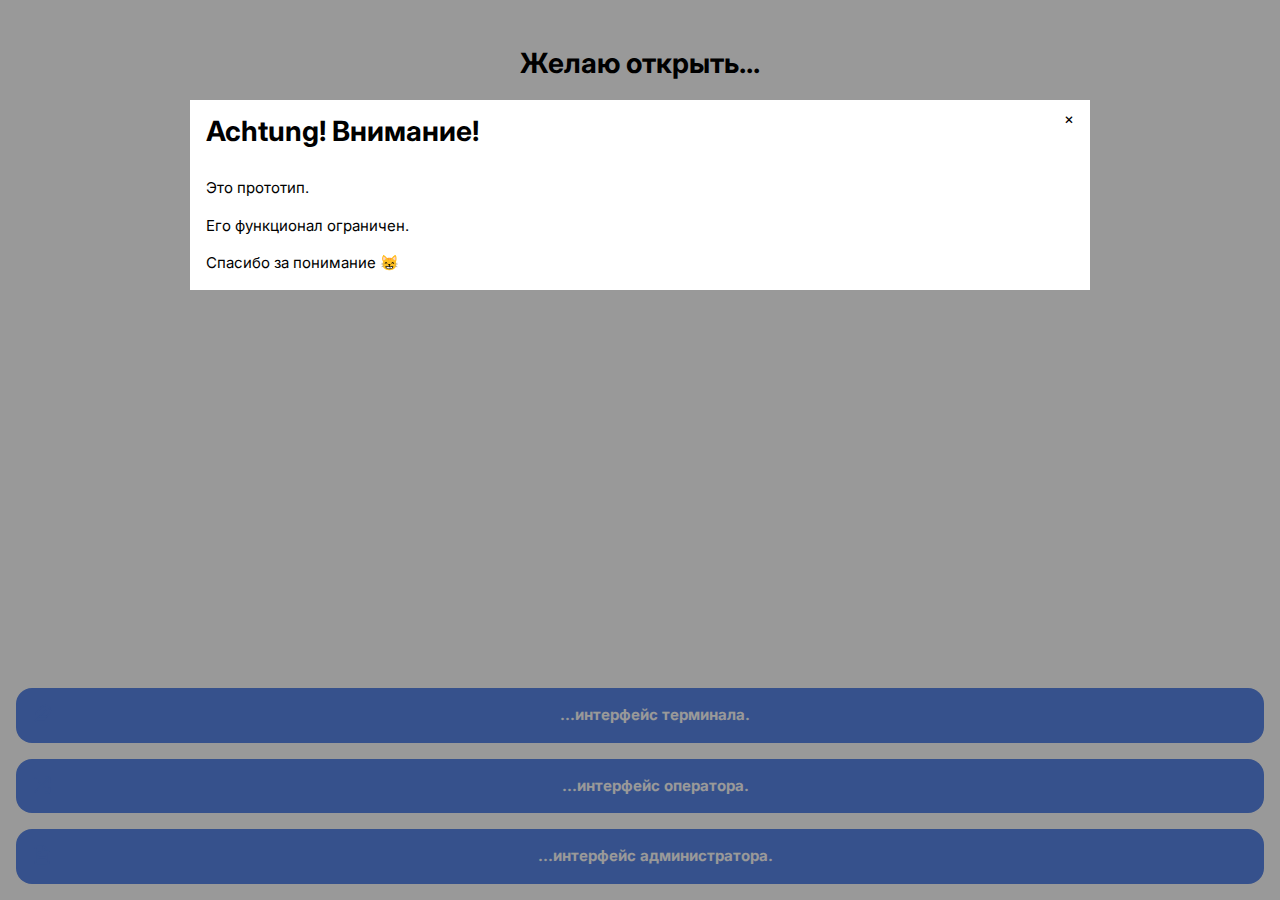
<file: wwwroot/index.html>
<!DOCTYPE html>
<html lang="">
  <head>
    <meta charset="utf-8" />
    <meta name="viewport" content="width=device-width, initial-scale=1.0" />
    <title>СУО ДГТУ</title>
    <link rel="stylesheet" type="text/css" href="css/w3pro.css" />
    <link rel="stylesheet" type="text/css" href="css/additionals.css" />
  </head>
  <body>
    <!--achtunger-->
    <div id="proto" class="w3-modal">
      <div class="w3-modal-content">
        <header class="w3-container w3-teal">
          <span onclick="document.getElementById('proto').style.display='none'" class="w3-button w3-display-topright">&times;</span>
          <h1><b>Achtung! Внимание!</b></h1>
        </header>
        <div class="w3-container">
          <p>Это прототип.</p>
          <p>Его функционал ограничен.</p>
          <p>Спасибо за понимание 😸</p>
        </div>
      </div>
    </div>
    <script>
      document.getElementById("proto").style.display = "block";
    </script>
    <!-- start	 -->
    <div align="center" class="w3-container w3-padding-32">
      <h1><b>Желаю открыть...</b></h1>
      <div class="w3-container w3-margin-top w3-margin-bottom w3-display-bottommiddle" style="width: 100%">
        <button class="w3-button w3-round w3-padding-16 w3-button-blue w3-button-blue-hover w3-ripple w3-margin-top w3-block w3-round-xlarge w3-hover-light-grey" name="button" onclick="location.href='user/ui.html';">
          <img class="search-icon" src="img/icons/feather.svg" alt="Перо" width="20" height="20" align="left" style="margin-right: 10px" /><b>...интерфейс терминала.</b>
        </button>
        <button class="w3-button w3-round w3-padding-16 w3-button-blue w3-button-blue-hover w3-ripple w3-margin-top w3-block w3-round-xlarge w3-hover-light-grey" name="button" onclick="location.href='login.html';">
          <img class="search-icon" src="img/icons/shuffle.svg" alt="Стрелки" width="20" height="20" align="left" style="margin-right: 10px" /><b>...интерфейс оператора.</b>
        </button>
        <button class="w3-button w3-round w3-padding-16 w3-button-blue w3-button-blue-hover w3-ripple w3-margin-top w3-block w3-round-xlarge w3-hover-light-grey" name="button" onclick="location.href='admin/ui.html';">
          <img class="search-icon" src="img/icons/file-text.svg" alt="Документ" width="20" height="20" align="left" style="margin-right: 10px" /><b>...интерфейс администратора.</b>
        </button>
      </div>
    </div>
  </body>
</html>
</file>
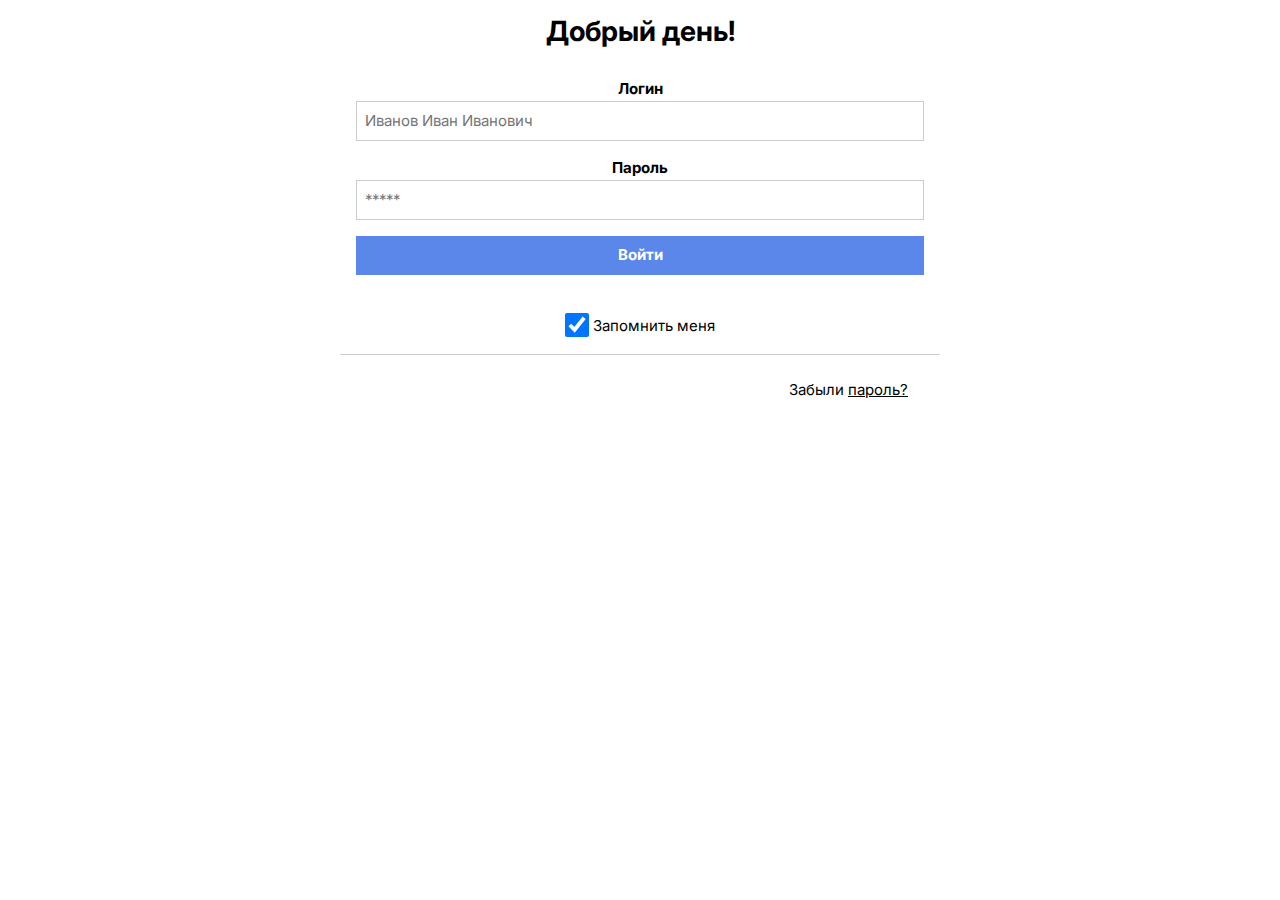
<file: wwwroot/login.html>
<!DOCTYPE html>
<html lang="">
  <head>
    <meta charset="utf-8" />
    <meta name="viewport" content="width=device-width, initial-scale=1.0" />
    <title>СУО ДГТУ: Логин к панели оператора</title>
    <link rel="stylesheet" type="text/css" href="css/w3pro.css" />
    <link rel="stylesheet" type="text/css" href="css/additionals.css"/>
  </head>
  <body>
    <!-- start	 -->
    <div id="Start" class="tab">
      <div
        class="userspace"
        style="height: 100vh; position: relative"
        align="center"
      >
        <div class="w3-container" align="center">
          <h1><b>Добрый день!</b></h1>
        </div>
        <div style="max-width: 600px" align="center">
          <form class="w3-container" align="center">
            <div class="w3-section" align="center">
              <label><b>Логин</b></label>
              <input
                class="w3-input w3-border w3-margin-bottom"
                type="text"
                placeholder="Иванов Иван Иванович"
                name="usrname"
                required
              />
              <label><b>Пароль</b></label>
              <input
                class="w3-input w3-border"
                type="password"
                placeholder="*****"
                name="psw"
                required
              />
              <a
                href="oper/main.html"
                class="w3-button w3-hover-button-blue w3-block w3-button-blue w3-section w3-padding"
                onclick="window.open(this.href,'targetWindow','toolbar=0,location=0,status=0,menubar=0o,scrollbars=0,resizable=0,width=570,height=735'); return false;"
                ><b>Войти</b></a
              >
              <input
                class="w3-check w3-margin-top"
                type="checkbox"
                checked="checked"
              />
              Запомнить меня
            </div>
          </form>

          <div class="w3-container w3-border-top w3-padding-16">
            <span class="w3-right w3-padding w3-hide-small"
              >Забыли <a href="https://edu.donstu.ru">пароль?</a></span
            >
          </div>
        </div>
      </div>
    </div>
  </body>
</html>
</file>
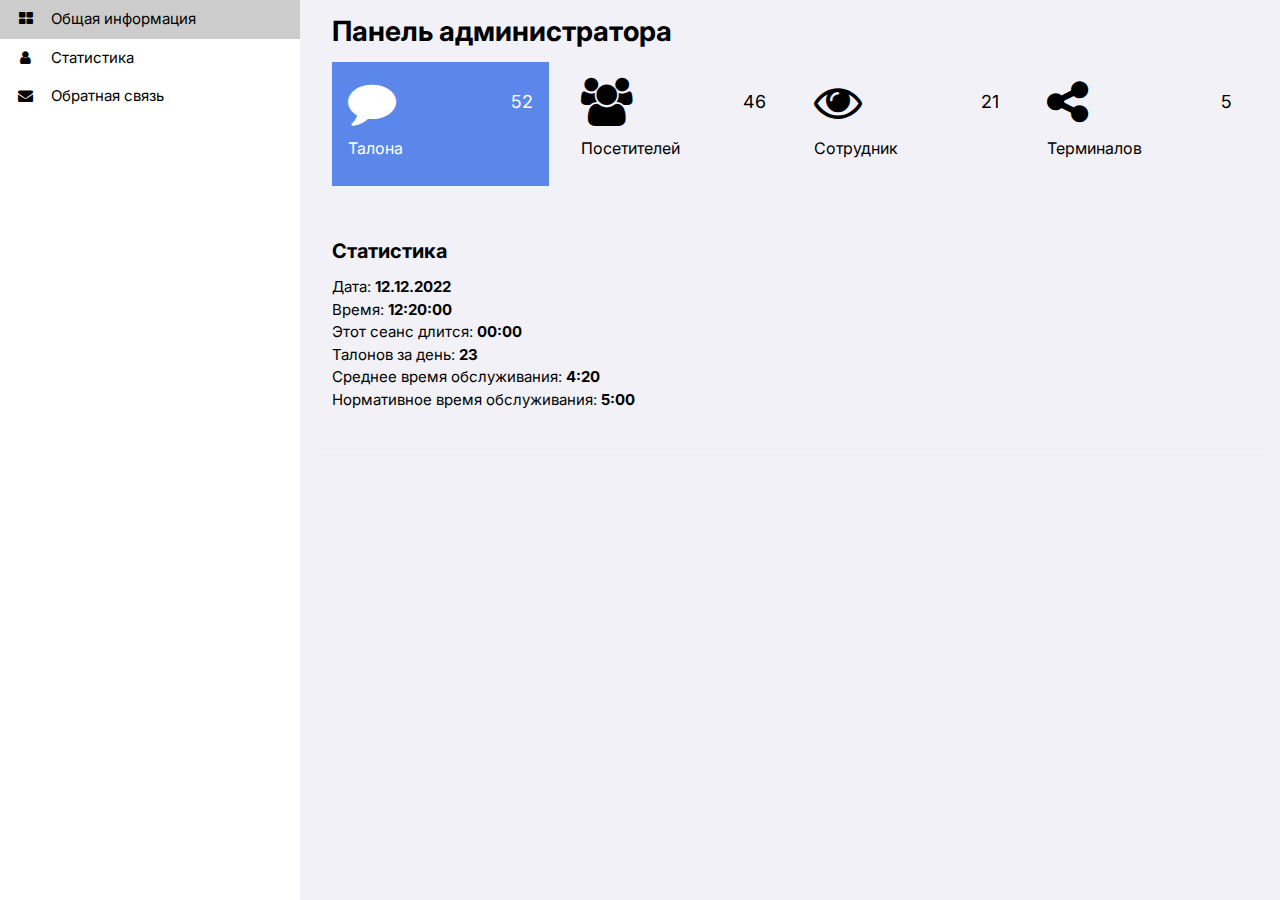
<file: wwwroot/admin/ui.html>
<!DOCTYPE html>
<html lang="">
  <head>
    <meta charset="utf-8" />
    <meta name="viewport" content="width=device-width, initial-scale=1.0" />
    <title>СУО ДГТУ: Интерфейс администратора</title>
    <link rel="stylesheet" href="https://cdnjs.cloudflare.com/ajax/libs/font-awesome/4.7.0/css/font-awesome.min.css" />
    <link rel="stylesheet" type="text/css" href="../css/w3pro.css" />
    <link rel="stylesheet" type="text/css" href="../css/additionals.css" />
  </head>
  <body class="w3-light-grey w3-content" style="max-width: 1600px">
    <!-- Sidebar/menu -->
    <nav class="w3-sidebar w3-collapse w3-white w3-animate-left" style="z-index: 3; width: 300px" id="mySidebar">
      <div class="w3-container">
        <a
          href="#"
          onclick="w3_close()"
          class="w3-hide-large w3-right w3-jumbo w3-hover-grey"
          title="close menu"
        >
          <i class="fa fa-remove"></i>
        </a>
      </div>
      <div class="w3-bar-block">
        <a
          href="#overview"
          onclick="w3_close();openTab('overview');"
          class="w3-bar-item w3-button w3-padding w3-text-teal"
          ><i class="fa fa-th-large fa-fw w3-margin-right"></i>Общая информация</a
        >
        <a href="#stats" onclick="w3_close();openTab('stats');" class="w3-bar-item w3-button w3-padding"
          ><i class="fa fa-user fa-fw w3-margin-right"></i>Статистика</a
        >
        <a href="#contacts" onclick="w3_close();openTab('contacts');" class="w3-bar-item w3-button w3-padding"
          ><i class="fa fa-envelope fa-fw w3-margin-right"></i>Обратная связь</a
        >
      </div>
    </nav>

    <!-- Overlay effect when opening sidebar on small screens -->
    <div
      class="w3-overlay w3-hide-large w3-animate-opacity"
      onclick="w3_close()"
      style="cursor: pointer"
      title="close side menu"
      id="myOverlay"
    ></div>

    <!-- !PAGE CONTENT! -->
    <div class="w3-main" style="margin-left: 300px">
      <!-- Header -->
      <header>
        <span class="w3-button w3-hide-large w3-xxlarge w3-hover-text-grey" onclick="w3_open()"
          ><i class="fa fa-bars"></i
        ></span>
      </header>

      <div class="w3-container tab" id="overview">
        <div class="w3-container">
          <h1><b>Панель администратора</b></h1>
        </div>

        <div class="w3-row-padding w3-margin-bottom">
          <div class="w3-quarter">
            <div class="w3-container w3-button-blue w3-padding-16">
              <div class="w3-left"><i class="fa fa-comment w3-xxxlarge"></i></div>
              <div class="w3-right">
                <h3>52</h3>
              </div>
              <div class="w3-clear"></div>
              <h4>Талона</h4>
            </div>
          </div>
          <div class="w3-quarter">
            <div class="w3-container w3-dark-grey w3-text-white w3-padding-16">
              <div class="w3-left"><i class="fa fa-users w3-xxxlarge"></i></div>
              <div class="w3-right">
                <h3>46</h3>
              </div>
              <div class="w3-clear"></div>
              <h4>Посетителей</h4>
            </div>
          </div>
          <div class="w3-quarter">
            <div class="w3-container w3-dark-grey w3-padding-16">
              <div class="w3-left"><i class="fa fa-eye w3-xxxlarge"></i></div>
              <div class="w3-right">
                <h3>21</h3>
              </div>
              <div class="w3-clear"></div>
              <h4>Сотрудник</h4>
            </div>
          </div>
          <div class="w3-quarter">
            <div class="w3-container w3-dark-grey w3-padding-16">
              <div class="w3-left"><i class="fa fa-share-alt w3-xxxlarge"></i></div>
              <div class="w3-right">
                <h3>5</h3>
              </div>
              <div class="w3-clear"></div>
              <h4>Терминалов</h4>
            </div>
          </div>
        </div>
        <div id="Statistics">
			<div class="w3-container w3-padding-24">
				<h2><b>Статистика</b></h2>
				<span>Дата: </span><span class="right"><b id="date">12.12.2022</b></span>​<br>
				<span>Время: </span><span class="right"><b id="time">12:20:00</b></span>​<br>
				<span>Этот сеанс длится: </span><span class="right"><b><span id="minutes">00</span>:<span id="seconds">00</span></b></span>​<br>
				<span>Талонов за день: </span><span class="right"><b>23</b></span>​<br>
				<span>Среднее время обслуживания: </span><span class="right"><b>4:20</b></span>​<br>
				<span>Нормативное время обслуживания: </span><span class="right"><b>5:00</b></span>​
			</div>
		</div>
        <hr />
      </div>

      <div class="tab w3-container w3-padding-large" style="margin-bottom: 32px; display: none" id="stats">

        <h2><b>Овервью</b></h2>
        <!-- Статы -->
        <p>Новые посетители</p>
        <div class="w3-grey">
          <div class="w3-container w3-center w3-padding w3-dark-grey" style="width: 25%">+25%</div>
        </div>

        <p>Загруженность сотрудников</p>
        <div class="w3-grey">
          <div class="w3-container w3-center w3-padding w3-dark-grey" style="width: 50%">50%</div>
        </div>

        <p>Удовлетворённость посетителей</p>
        <div class="w3-grey">
          <div class="w3-container w3-center w3-padding w3-dark-grey" style="width: 95%">95%</div>
        </div>


        <h2><b>За время приёмной кампании 2023:</b></h2>

        <div class="w3-row-padding w3-margin-bottom">
          <div class="w3-quarter">
            <div class="w3-container w3-button-blue w3-padding-16">
              <div class="w3-left"><i class="fa fa-comment w3-xxxlarge"></i></div>
              <div class="w3-right">
                <h3>52</h3>
              </div>
              <div class="w3-clear"></div>
              <h4>Талона</h4>
            </div>
          </div>

          <div class="w3-quarter">
            <div class="w3-container w3-dark-grey w3-text-white w3-padding-16">
              <div class="w3-left"><i class="fa fa-users w3-xxxlarge"></i></div>
              <div class="w3-right">
                <h3>46</h3>
              </div>
              <div class="w3-clear"></div>
              <h4>Посетителей</h4>
            </div>
          </div>

          <div class="w3-quarter">
            <div class="w3-container w3-dark-grey w3-padding-16">
              <div class="w3-left"><i class="fa fa-eye w3-xxxlarge"></i></div>
              <div class="w3-right">
                <h3>21</h3>
              </div>
              <div class="w3-clear"></div>
              <h4>Сотрудник</h4>
            </div>
          </div>

          <div class="w3-quarter">
            <div class="w3-container w3-dark-grey w3-padding-16">
              <div class="w3-left"><i class="fa fa-share-alt w3-xxxlarge"></i></div>
              <div class="w3-right">
                <h3>5</h3>
              </div>
              <div class="w3-clear"></div>
              <h4>Терминалов</h4>
            </div>
          </div>
        </div>
      </div>
      <!-- написать админам -->
      <div class="tab w3-container w3-padding-large w3-grey" id="contacts" style="display: none">
        <h4><b>Написать разработчикам</b></h4>
        <div class="w3-row-padding w3-center w3-padding-24" style="margin: 0">
          <div class="w3-third w3-dark-grey">
            <p><i class="fa fa-envelope w3-xxlarge w3-text-light-grey"></i></p>
            <p>dstu4ever@donstu.ru</p>
          </div>
          <div class="w3-third w3-teal">
            <p><i class="fa fa-map-marker w3-xxlarge w3-text-light-grey"></i></p>
            <p>Ростов-на-Дону, РФ</p>
          </div>
          <div class="w3-third w3-dark-grey">
            <p><i class="fa fa-phone w3-xxlarge w3-text-light-grey"></i></p>
            <p>8(800)555-35-35</p>
          </div>
        </div>
        <hr class="w3-opacity" />
        <form action="/action_page.php" target="_blank">
          <div class="w3-section">
            <label>Тема</label>
            <input class="w3-input w3-border" type="text" name="Name" required />
          </div>
          <div class="w3-section">
            <label>Сообщение</label>
            <input class="w3-input w3-border" type="text" name="Message" required />
          </div>
          <button type="submit" class="w3-button w3-button-blue w3-margin-bottom">
            <i class="fa fa-paper-plane w3-margin-right"></i>Отправить
          </button>
        </form>
      </div>
      <!-- End page content -->
    </div>

    <script src="../js/tab_opener.js"></script>

    <script>
      // Script to open and close sidebar
      function w3_open() {
        document.getElementById("mySidebar").style.display = "block";
        document.getElementById("myOverlay").style.display = "block";
      }

      function w3_close() {
        document.getElementById("mySidebar").style.display = "none";
        document.getElementById("myOverlay").style.display = "none";
      }
    </script>

    <script>
		const milliseconds = 1000
		setInterval(() => {
		var date = new Date();
			var current_date = date.getDate()+"."+date.getMonth()+"."+date.getFullYear();
			document.getElementById("date").innerHTML = current_date;
			var current_time = date.getHours()+":"+date.getMinutes()+":"+ date.getSeconds();
			document.getElementById("time").innerHTML = current_time;}, milliseconds);
		</script>

		<script>
		var second = 0;
		var timer = setInterval(upTimer, 1000);
		function upTimer (count) {return count > 9 ? count : "0" + count;}
		setInterval(function(){
		document.getElementById("seconds").innerHTML= upTimer(++second % 60);
		document.getElementById("minutes").innerHTML= upTimer(parseInt(second / 60, 10));}, 1000);
		</script>
  </body>
</html>
</file>
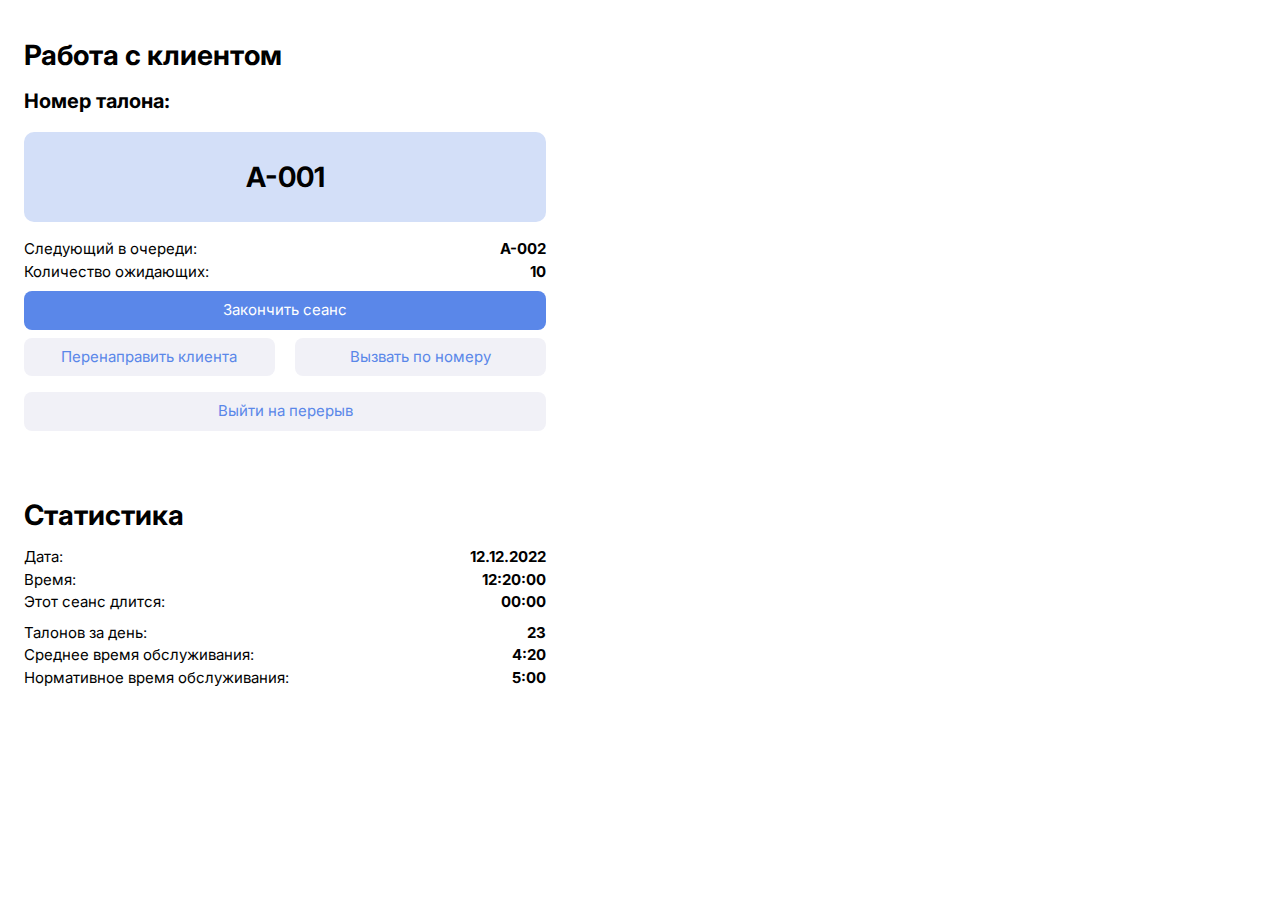
<file: wwwroot/oper/main.html>
<!DOCTYPE html>
<html lang="">
	<head>
		<meta charset="utf-8">
		<meta name="viewport" content="width=device-width, initial-scale=1.0">
		<title>СУО ДГТУ: Панель оператора</title>
		<link rel="stylesheet" type="text/css" href="../css/w3pro.css">
		<link rel="stylesheet" type="text/css" href="../css/additionals.css" />
		<style>
			.w3-ticket{color:#000000!important;width: 522px; height: 90px;  background: #D3DFF8; border-radius: 10px;}
			.right{float:right;}
			.left{float:left;}
			.w3-padding-24{padding-top:24px!important;padding-bottom:24px!important;padding-left:24px!important;padding-right:24px!important}
		</style>
	</head>
	<body>
		<div id="Operator" class="tab" style="display: block">
			<div class="w3-container w3-padding-24" style="max-height:460px;max-width:570px;height:460px;width:570px;position:static;">
				<h1><b>Работа с клиентом</b></h1>
				<h2><b>Номер талона:</b></h2>
				<div class="w3-display-container w3-panel w3-ticket w3-round-xlarge" style="">
					<div class="w3-display-middle"><h1><b id="number">А-001</b></h1></div>
				</div>
				<span class="left w3-dark-grey">Следующий в очереди:</span><span class="right"><b>A-002</b></span>​<br>
				<span class="left w3-dark-grey w3-margin-bottom-8">Количество ожидающих:</span><span class="right"><b>10</b></span>​
				<button class="w3-button w3-round w3-padding-8 w3-button-blue w3-button-blue-hover w3-margin-bottom-8 w3-block w3-round-large" id="stoptimer" onclick="clearInterval(function)">Закончить сеанс</button>
				<div class="w3-bar w3-margin-bottom-8">
					<button class="w3-bar-item w3-button w3-padding-8 w3-button-grey-blue w3-button-grey-blue-hover w3-block w3-round-large w3-left" style="width:48%">Перенаправить клиента</button>
					<button class="w3-bar-item w3-button w3-padding-8 w3-button-grey-blue w3-button-grey-blue-hover w3-block w3-round-large w3-right" style="width:48%">Вызвать по номеру</button>
				</div>
				<div class="w3-container w3-margin-bottom-8"></div>
				<button class="w3-button w3-round w3-padding-8 w3-button-grey-blue w3-button-grey-blue-hover w3-block w3-round-large" name="button" onclick="openTab('OperatorRests')">Выйти на перерыв</button>
			</div>
		</div>
		<div id="OperatorRests" class="tab" style="display: none">
			<div class="w3-container w3-padding-24" style="max-height:460px;max-width:570px;height:460px;width:570px;position:static;">
				<h1><b>Работа с клиентом</b></h1>
				<h2><b>Номер талона:</b></h2>
				<div class="w3-display-container w3-panel w3-ticket w3-round-xlarge" style="">
					<div class="w3-display-middle"><h1><b id="number"></b></h1></div>
				</div>
				<span class="left w3-dark-grey">Следующий в очереди:</span><span class="right"><b>A-02</b></span>​<br>
				<span class="left w3-dark-grey">Количество ожидающих:</span><span class="right"><b>10</b></span>​
				<button class="w3-button w3-round w3-padding-8 w3-button-grey-blue w3-button-grey-blue-hover w3-margin-bottom-8 w3-block w3-round-large w3-disabled" name="button">-</button>
				<div class="w3-bar w3-margin-bottom-8">
					<button class="w3-bar-item w3-round w3-disabled w3-button-grey-blue w3-button-grey-blue-hover w3-block w3-round-large w3-left" style="width:48%">-</button>
					<button class="w3-bar-item w3-round w3-disabled w3-button-grey-blue w3-button-grey-blue-hover w3-block w3-round-large w3-right" style="width:48%">-</button>
				</div>
				<div class="w3-container w3-margin-bottom-8"></div>
				<button class="w3-button w3-round w3-button-blue w3-button-blue-hover w3-block w3-round-large" onclick="openTab('Operator')">Вернуться к работе</button>
			</div>
		</div>
		<div id="Statistics">
			<div class="w3-container w3-padding-24" style="max-height:274px;max-width:570px;height:274px;width:570px;position:static;">
				<h1><b>Статистика</b></h1>
				<span class="left w3-dark-grey">Дата:</span><span class="right"><b id="date">12.12.2022</b></span>​<br>
				<span class="left w3-dark-grey">Время:</span><span class="right"><b id="time">12:20:00</b></span>​<br>
				<span class="left w3-dark-grey">Этот сеанс длится:</span><span class="right"><b><span id="minutes">00</span>:<span id="seconds">00</span></b></span>​<br>
				<div class="w3-container w3-margin-bottom-8"></div>
				<span class="left w3-dark-grey">Талонов за день:</span><span class="right"><b>23</b></span>​<br>
				<span class="left w3-dark-grey">Среднее время обслуживания:</span><span class="right"><b>4:20</b></span>​<br>
				<span class="left w3-dark-grey">Нормативное время обслуживания:</span><span class="right"><b>5:00</b></span>​
			</div>
		</div>

		<script>
		const milliseconds = 1000
		setInterval(() => {
		var date = new Date();
			var current_date = date.getDate()+"."+date.getMonth()+"."+date.getFullYear();
			document.getElementById("date").innerHTML = current_date;
			var current_time = date.getHours()+":"+date.getMinutes()+":"+ date.getSeconds();
			document.getElementById("time").innerHTML = current_time;}, milliseconds);
		</script>

		<script>
		var second = 0;
		var timer = setInterval(upTimer, 1000);
		function upTimer (count) {return count > 9 ? count : "0" + count;}
		setInterval(function(){
		document.getElementById("seconds").innerHTML= upTimer(++second % 60);
		document.getElementById("minutes").innerHTML= upTimer(parseInt(second / 60, 10));}, 1000);
		</script>
		<script src="../js/tab_opener.js"></script>
	</body>
</html>
</file>
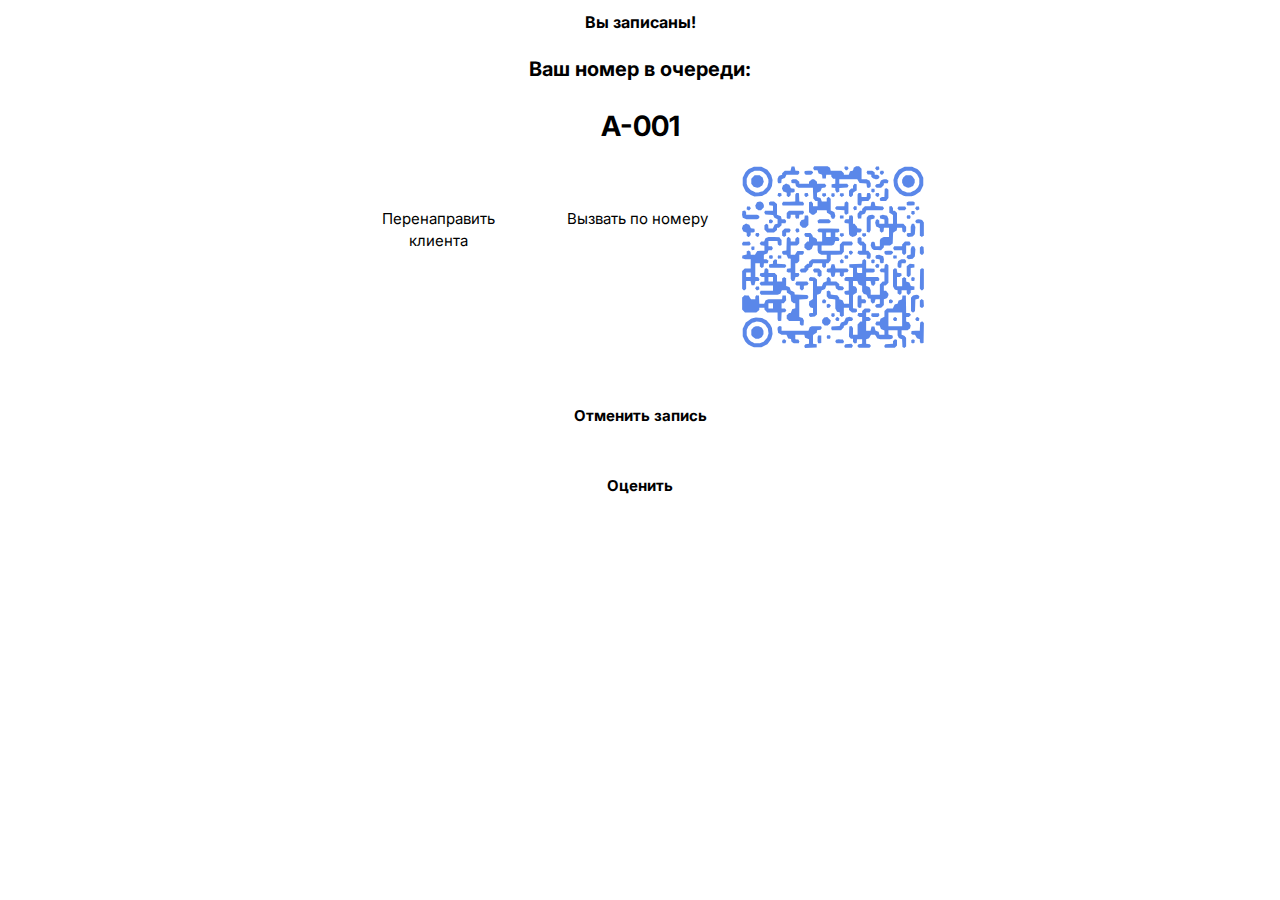
<file: wwwroot/user/ticket.html>
<!DOCTYPE html>
<html>
  <head>
    <meta charset="utf-8" />
    <meta name="viewport" content="width=device-width, initial-scale=1.0" />
    <title>СУО ДГТУ: Талон</title>
    <link rel="stylesheet" type="text/css" href="../css/w3pro.css" />
    <link rel="stylesheet" type="text/css" href="../css/additionals.css"/>
  </head>
  <body>
    <!--main queue tab-->
    <div id="Queue" class="tab">
      <div
        class="userspace w3-center"
        style="height: 100vh; position: relative"
      >
        <div class="w3-container w3-animate-top" align="center">
          <h4><b>Вы записаны!</b></h4>
        </div>
        <div class="w3-container w3-animate-top" align="center">
          <h2><b>Ваш номер в очереди:</b></h2>
        </div>
        <div class="w3-container w3-animate-top" align="center">
          <h1><b id="number"></b></h1>
        </div>
        <div class="w3-bar w3-margin-top">
					<button class="w3-bar-item w3-button w3-round w3-padding-8 w3-ripple w3-block w3-round-large w3-left" style="width:48%">Перенаправить клиента</button>
					<button class="w3-bar-item w3-button w3-round w3-padding-8 w3-ripple w3-block w3-round-large w3-right" style="width:48%">Вызвать по номеру</button>
				</div>
        <img src="../ticketQR.svg" alt="QR" width="200" height="200" />
        <div class="w3-container w3-margin-top w3-margin-bottom">
          <button
            class="w3-button w3-padding-16 w3-ios-light-grey w3-margin-top w3-block"
            name="button"
            onclick="location.href='ui.html';"
          >
            <b>Отменить запись</b>
          </button>
          <button
            class="w3-button w3-padding-16 w3-ios-light-grey w3-margin-top w3-block"
            name="button"
            onclick="openTab('Review');"
          >
            <b>Оценить</b>
          </button>
        </div>
      </div>
    </div>
    <!--    <div class="header" align=center>
			<h1> <img src = "../img/icons/dstu.svg" alt="ДГТУ"/></p>
			  Ваша заявка принята! </p>
			  Вы приглашены в кабинет <b id="room"></b>.</p>
			  Дата: <b id="date"> </b></p>
			  Время: <b id="time"> </b></p>
			  С собой иметь: <b id="docs"> </b></p>
			</h1>
			</div>-->
    <!--review-->
    <div id="Review" class="tab" style="display: none">
      <div class="userspace w3-center" style="height: 100vh; position: relative">
        <div class="w3-container w3-animate-left" align="left">
          <h1><b>Вы записаны!</b></h1>
          Оцените, пожалуйста, качество нашего обслуживания. Это очень поможет
          нам в будущем!
        </div>
        <div class="w3-container w3-animate-left" align="left">
          <h2><b>Оценка</b></h2>
          На сколько мы вам помогли? <br />
          <img src="../img/icons/star.svg" alt="ДГТУ" width="20" height="20" />
          <img src="../img/icons/star.svg" alt="ДГТУ" width="20" height="20" />
          <img src="../img/icons/star.svg" alt="ДГТУ" width="20" height="20" />
          <img src="../img/icons/star.svg" alt="ДГТУ" width="20" height="20" />
          <img src="../img/icons/star.svg" alt="ДГТУ" width="20" height="20" />
        </div>
        <div class="w3-panel w3-ios-light-grey w3-margin">
          <p style="padding-bottom: 25vh" align="left">
            Напишите свои предложения (необязательно)
          </p>
        </div>
        <div class="w3-container w3-margin-top w3-margin-bottom">
          <button
            class="w3-button w3-padding-16 w3-ios-light-grey w3-margin-top w3-block"
            name="button"
            onclick="location.href='ui.html';"
          >
            <b>Отправить отзыв</b>
          </button>
          <button
            class="w3-button w3-padding-16 w3-ios-light-grey w3-margin-top w3-block"
            name="button"
            onclick="location.href='ui.html';"
          >
            <b>Пропустить</b>
          </button>
        </div>
      </div>
    </div>
    <script src="../js/ticket_fetcher.js"></script>
    <script src="../js/tab_opener.js"></script>
  </body>
</html>
</file>
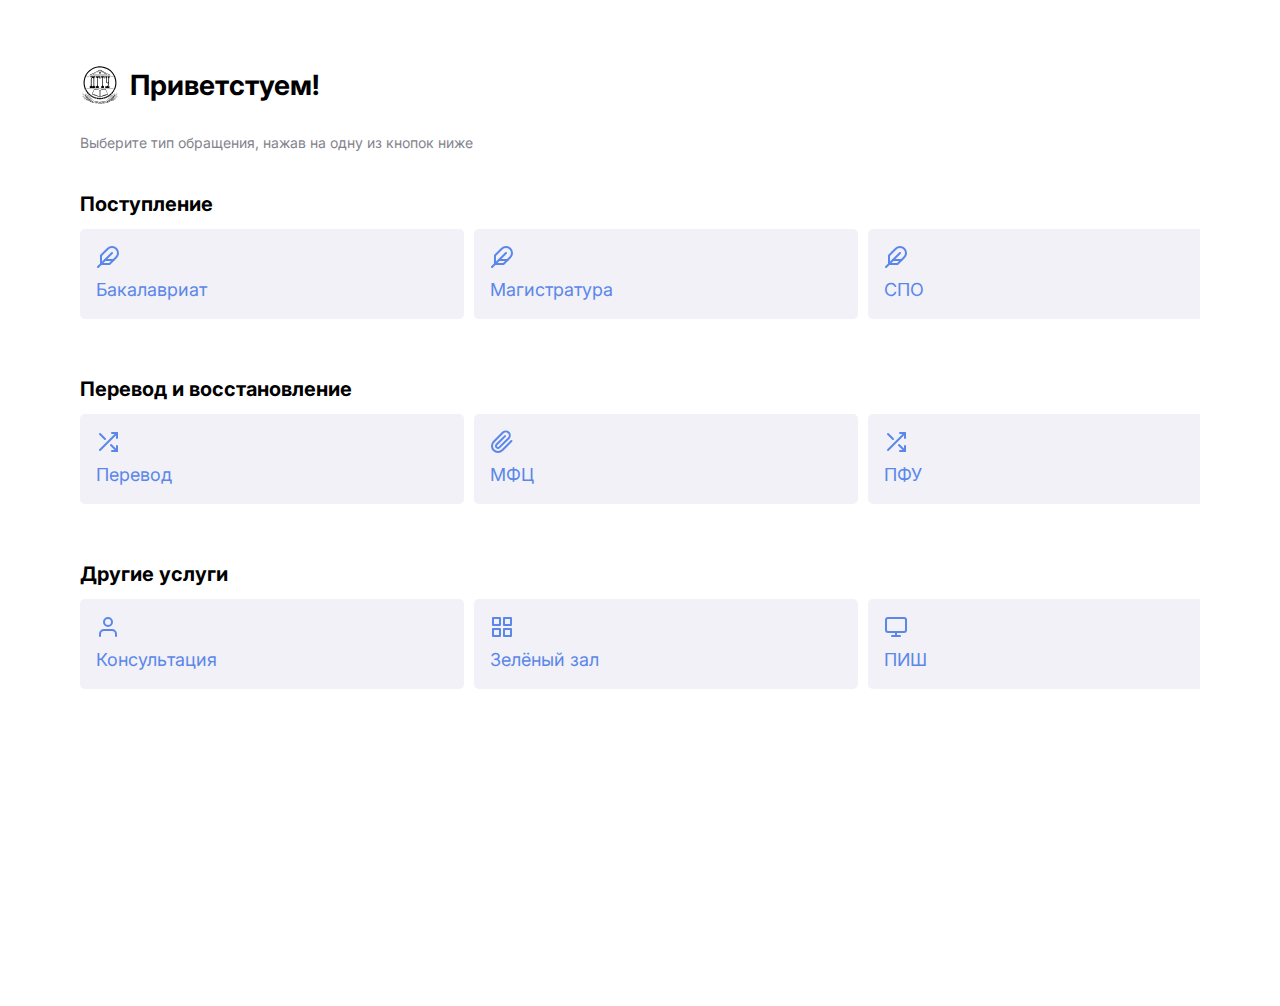
<file: wwwroot/user/ui.html>
<!DOCTYPE html>
<html lang="">
  <head>
    <meta charset="utf-8" />
    <meta name="viewport" content="width=device-width, initial-scale=1.0" />
    <title>СУО ДГТУ: Интерфейс пользователя</title>
    <link rel="stylesheet" type="text/css" href="../css/w3pro.css" />
    <link rel="stylesheet" type="text/css" href="../css/additionals.css" />
    <!-- Flickity CSS -->
    <link rel="stylesheet" href="../flickity/flickity.min.css" />
    <!-- Flickity JavaScript -->
    <script src="../flickity/flickity.pkgd.min.js"></script>
    <style>
      .carousel {
        background: #ffffff;
      }
      .carousel-cell {
        width: 66%;
        height: 200px;
        margin-right: 10px;
        background: #8c8;
        border-radius: 5px;
        counter-increment: gallery-cell;
      }
      .carousel-cell:before {
        display: block;
        text-align: center;
        content: counter(gallery-cell);
        line-height: 100%;
        font-size: 0px;
        color: 5A87E9;
      }
    </style>
  </head>
  <body>
    <!-- start	 -->
    <div id="Start" class="tab">
      <!--mobile-->
      <div class="userspace-mobile hidden-terminal" style="height: 97.5vh; position: relative">
        <div class="w3-display-container w3-animate-left w3-margin" align="left">
          <img src="../img/icons/dstu.svg" alt="ДГТУ" class="w3-display-left" width="40" height="40" style="margin-right: 10px" />
          <h1 style="margin-left: 50px"><b>Приветстуем!</b></h1>
        </div>
        <div class="w3-container text-dark-grey" align="left">
          <h5>Выберите тип обращения, нажав на одну из кнопок ниже</h5>
        </div>
        <div class="w3-container w3-margin-top w3-margin-bottom w3-display-bottommiddle hidden-terminal" style="width: 100%">
          <h2><b>Поступление</b></h2>
          <div class="carousel" data-flickity='{ "freeScroll": true, "pageDots": false, "prevNextButtons": false, "contain": true, "cellAlign": "left"}'>
            <div class="carousel-cell w3-button-grey-blue" onclick="openTab('Bachelor');" style="width: 150px; height: 72px">
              <img class="search-icon w3-margin-8" src="../img/icons/feather.svg" alt="Перо" width="24" height="24" /><br />
              <h4 class="w3-bottom w3-margin-8">Бакалавриат</h4>
            </div>
            <div class="carousel-cell w3-button-grey-blue" onclick="openTab('Ticket')" style="width: 150px; height: 72px">
              <img class="search-icon w3-margin-8" src="../img/icons/feather.svg" alt="Перо" width="24" height="24" /><br />
              <h4 class="w3-bottom w3-margin-8">Магистратура</h4>
            </div>
            <div class="carousel-cell w3-button-grey-blue" onclick="openTab('Ticket')" style="width: 150px; height: 72px">
              <img class="search-icon w3-margin-8" src="../img/icons/feather.svg" alt="Перо" width="24" height="24" /><br />
              <h4 class="w3-bottom w3-margin-8">СПО</h4>
            </div>
          </div>
          <h2><b>Перевод и восстановление</b></h2>
          <div class="carousel" data-flickity='{ "freeScroll": true, "pageDots": false, "prevNextButtons": false, "contain": true, "cellAlign": "left"}'>
            <div class="carousel-cell w3-button-grey-blue" onclick="openTab('Ticket')" style="width: 150px; height: 72px">
              <img class="search-icon w3-margin-8" src="../img/icons/shuffle.svg" alt="Стрелки" width="24" height="24" /><br />
              <h4 class="w3-bottom w3-margin-8">Перевод</h4>
            </div>
            <div class="carousel-cell w3-button-grey-blue" onclick="openTab('Ticket')" style="width: 150px; height: 72px">
              <img class="search-icon w3-margin-8" src="../img/icons/paperclip.svg" alt="Скрепы" width="24" height="24" /><br />
              <h4 class="w3-bottom w3-margin-8">МФЦ</h4>
            </div>
            <div class="carousel-cell w3-button-grey-blue" onclick="openTab('Ticket')" style="width: 150px; height: 72px">
              <img class="search-icon w3-margin-8" src="../img/icons/shuffle.svg" alt="Стрелки" width="24" height="24" /><br />
              <h4 class="w3-bottom w3-margin-8">ПФУ</h4>
            </div>
          </div>
          <h2><b>Другие услуги</b></h2>
          <div class="carousel" data-flickity='{ "freeScroll": true, "pageDots": false, "prevNextButtons": false, "contain": true, "cellAlign": "left"}'>
            <div class="carousel-cell w3-button-grey-blue" onclick="openTab('Ticket')" style="width: 150px; height: 72px">
              <img class="search-icon w3-margin-8" src="../img/icons/user.svg" alt="Человек" width="24" height="24" /><br />
              <h4 class="w3-bottom w3-margin-8">Консультация</h4>
            </div>
            <div class="carousel-cell w3-button-grey-blue" onclick="openTab('Ticket')" style="width: 150px; height: 72px">
              <img class="search-icon w3-margin-8" src="../img/icons/grid.svg" alt="КБ" width="24" height="24" /><br />
              <h4 class="w3-bottom w3-margin-8">Зелёный зал</h4>
            </div>
            <div class="carousel-cell w3-button-grey-blue" onclick="openTab('Ticket')" style="width: 150px; height: 72px">
              <img class="search-icon w3-margin-8" src="../img/icons/monitor.svg" alt="Монитор" width="24" height="24" /><br />
              <h4 class="w3-bottom w3-margin-8">ПИШ</h4>
            </div>
          </div>
        </div>
      </div>
      <!--terminal-->
      <div class="userspace-terminal hidden-mobile w3-margin-64" style="height: 97.5vh; position: relative">
        <div class="w3-display-container w3-animate-left w3-margin" align="left">
          <img src="../img/icons/dstu.svg" alt="ДГТУ" class="w3-display-left" width="40" height="40" style="margin-right: 10px" />
          <h1 style="margin-left: 50px"><b>Приветстуем!</b></h1>
        </div>
        <div class="w3-container text-dark-grey" align="left">
          <h5>Выберите тип обращения, нажав на одну из кнопок ниже</h5>
        </div>
        <div class="w3-container w3-margin-top w3-margin-bottom w3-display-center hidden-mobile" style="width: 100%">
          <h2><b>Поступление</b></h2>
          <div class="carousel" data-flickity='{ "draggable": false, "pageDots": false, "prevNextButtons": false, "contain": true, "cellAlign": "center"}'>
            <div class="carousel-cell w3-button-grey-blue w3-button-grey-blue-hover" onclick="openTab('Bachelor');" style="width: 30vw; height: 10vh">
              <img class="search-icon w3-margin-16" src="../img/icons/feather.svg" alt="Перо" width="24" height="24" /><br />
              <h3 class="w3-bottom w3-margin-16">Бакалавриат</h3>
            </div>
            <div class="carousel-cell w3-button-grey-blue w3-button-grey-blue-hover" onclick="openTab('Ticket')" style="width: 30vw; height: 10vh">
              <img class="search-icon w3-margin-16" src="../img/icons/feather.svg" alt="Перо" width="24" height="24" /><br />
              <h3 class="w3-bottom w3-margin-16">Магистратура</h3>
            </div>
            <div class="carousel-cell w3-button-grey-blue w3-button-grey-blue-hover" onclick="openTab('Ticket')" style="width: 30vw; height: 10vh">
              <img class="search-icon w3-margin-16" src="../img/icons/feather.svg" alt="Перо" width="24" height="24" /><br />
              <h3 class="w3-bottom w3-margin-16">СПО</h3>
            </div>
          </div>
          <br />
          <br />
          <h2><b>Перевод и восстановление</b></h2>
          <div class="carousel" data-flickity='{ "draggable": false, "pageDots": false, "prevNextButtons": false, "contain": true, "cellAlign": "center"}'>
            <div class="carousel-cell w3-button-grey-blue w3-button-grey-blue-hover" onclick="openTab('Ticket')" style="width: 30vw; height: 10vh">
              <img class="search-icon w3-margin-16" src="../img/icons/shuffle.svg" alt="Стрелки" width="24" height="24" /><br />
              <h3 class="w3-bottom w3-margin-16">Перевод</h3>
            </div>
            <div class="carousel-cell w3-button-grey-blue w3-button-grey-blue-hover" onclick="openTab('Ticket')" style="width: 30vw; height: 10vh">
              <img class="search-icon w3-margin-16" src="../img/icons/paperclip.svg" alt="Скрепы" width="24" height="24" /><br />
              <h3 class="w3-bottom w3-margin-16">МФЦ</h3>
            </div>
            <div class="carousel-cell w3-button-grey-blue w3-button-grey-blue-hover" onclick="openTab('Ticket')" style="width: 30vw; height: 10vh">
              <img class="search-icon w3-margin-16" src="../img/icons/shuffle.svg" alt="Стрелки" width="24" height="24" /><br />
              <h3 class="w3-bottom w3-margin-16">ПФУ</h3>
            </div>
          </div>
          <br />
          <br />
          <h2><b>Другие услуги</b></h2>
          <div class="carousel" data-flickity='{ "draggable": false, "pageDots": false, "prevNextButtons": false, "contain": true, "cellAlign": "center"}'>
            <div class="carousel-cell w3-button-grey-blue w3-button-grey-blue-hover" onclick="openTab('Ticket')" style="width: 30vw; height: 10vh">
              <img class="search-icon w3-margin-16" src="../img/icons/user.svg" alt="Человек" width="24" height="24" /><br />
              <h3 class="w3-bottom w3-margin-16">Консультация</h3>
            </div>
            <div class="carousel-cell w3-button-grey-blue w3-button-grey-blue-hover" onclick="openTab('Ticket')" style="width: 30vw; height: 10vh">
              <img class="search-icon w3-margin-16" src="../img/icons/grid.svg" alt="КБ" width="24" height="24" /><br />
              <h3 class="w3-bottom w3-margin-16">Зелёный зал</h3>
            </div>
            <div class="carousel-cell w3-button-grey-blue w3-button-grey-blue-hover" onclick="openTab('Ticket')" style="width: 30vw; height: 10vh">
              <img class="search-icon w3-margin-16" src="../img/icons/monitor.svg" alt="Монитор" width="24" height="24" /><br />
              <h3 class="w3-bottom w3-margin-16">ПИШ</h3>
            </div>
          </div>
        </div>
      </div>
    </div>
    <!-- 	bachelor	 -->
    <div id="Bachelor" class="tab" style="display: none">
      <div class="userspace-mobile hidden-terminal" style="height: 100vh; position: relative">
        <div class="w3-container w3-animate-left">
          <h1><b>Бакалавриат</b></h1>
        </div>
        <div class="w3-panel text-dark-grey w3-margin">
          <p>
            <img src="../img/icons/search.svg" alt="ДГТУ" width="20" height="20" style="margin-right: 10px" />
            Поиск по услугам...
          </p>
        </div>
        <div class="w3-container w3-margin-top w3-margin-bottom w3-display-bottommiddle" style="width: 100%">
          <button class="w3-button w3-padding-16 w3-button-grey-blue w3-margin-top w3-block w3-round-xlarge w3-button-grey-blue-hover" name="button" onclick="openTab('Ticket')">
            <img class="search-icon" src="../img/icons/feather.svg" alt="Перо" width="20" height="20" align="left" style="margin-right: 10px" />Социально-гуманитарные науки
          </button>
          <button class="w3-button w3-padding-16 w3-button-grey-blue w3-margin-top w3-block w3-round-xlarge w3-button-grey-blue-hover" name="button" onclick="openTab('Ticket')">
            <img class="search-icon" src="../img/icons/feather.svg" alt="Перо" width="20" height="20" align="left" style="margin-right: 10px" />Строительство, архитектура
          </button>
          <button class="w3-button w3-padding-16 w3-button-grey-blue w3-margin-top w3-block w3-round-xlarge w3-button-grey-blue-hover" name="button" onclick="openTab('Ticket')">
            <img class="search-icon" src="../img/icons/feather.svg" alt="Перо" width="20" height="20" align="left" style="margin-right: 10px" />IT-Технологии
          </button>
          <button class="w3-button w3-padding-16 w3-button-grey-blue w3-margin-top w3-block w3-round-xlarge w3-button-grey-blue-hover" name="button" onclick="openTab('Ticket')">
            <img class="search-icon" src="../img/icons/feather.svg" alt="Перо" width="20" height="20" align="left" style="margin-right: 10px" />Агро, биотехнологии, транспорт
          </button>
          <button class="w3-button w3-padding-16 w3-button-grey-blue w3-margin-top w3-block w3-round-xlarge w3-button-grey-blue-hover" name="button" onclick="openTab('Ticket')">
            <img class="search-icon" src="../img/icons/feather.svg" alt="Перо" width="20" height="20" align="left" style="margin-right: 10px" />Авиа и машиностроение
          </button>
          <button class="w3-button w3-padding-16 w3-button-grey-blue w3-margin-top w3-block w3-round-xlarge w3-button-grey-blue-hover" name="button" onclick="openTab('Ticket')">
            <img class="search-icon" src="../img/icons/feather.svg" alt="Перо" width="20" height="20" align="left" style="margin-right: 10px" />Дизайн
          </button>
          <button class="w3-button w3-padding-16 w3-button-grey-blue w3-margin-top w3-block w3-round-xlarge w3-button-grey-blue-hover" name="button" onclick="openTab('Start')">
            <img class="search-icon" src="../img/icons/shuffle.svg" alt="Перо" width="20" height="20" align="left" style="margin-right: 10px" />Назад
          </button>
        </div>
      </div>
      <div class="userspace-terminal hidden-mobile w3-margin-64" style="height: 85vh; position: relative">
        <div class="w3-container w3-animate-left">
          <h1><b>Бакалавриат</b></h1>
        </div>
        <div class="w3-panel text-dark-grey w3-margin">
          <p>
            <img src="../img/icons/search.svg" alt="ДГТУ" width="20" height="20" style="margin-right: 10px" />
            Поиск по услугам...
          </p>
        </div>
        <div class="w3-container w3-margin-top w3-margin-bottom w3-display-bottommiddle" style="width: 100%">
          <button class="w3-button w3-padding-16 w3-button-grey-blue w3-margin-top w3-block w3-round-xlarge w3-button-grey-blue-hover" name="button" onclick="openTab('Ticket')">
            <img class="search-icon" src="../img/icons/feather.svg" alt="Перо" width="20" height="20" align="left" style="margin-right: 10px" />Социально-гуманитарные науки
          </button>
          <button class="w3-button w3-padding-16 w3-button-grey-blue w3-margin-top w3-block w3-round-xlarge w3-button-grey-blue-hover" name="button" onclick="openTab('Ticket')">
            <img class="search-icon" src="../img/icons/feather.svg" alt="Перо" width="20" height="20" align="left" style="margin-right: 10px" />Строительство, архитектура
          </button>
          <button class="w3-button w3-padding-16 w3-button-grey-blue w3-margin-top w3-block w3-round-xlarge w3-button-grey-blue-hover" name="button" onclick="openTab('Ticket')">
            <img class="search-icon" src="../img/icons/feather.svg" alt="Перо" width="20" height="20" align="left" style="margin-right: 10px" />IT-Технологии
          </button>
          <button class="w3-button w3-padding-16 w3-button-grey-blue w3-margin-top w3-block w3-round-xlarge w3-button-grey-blue-hover" name="button" onclick="openTab('Ticket')">
            <img class="search-icon" src="../img/icons/feather.svg" alt="Перо" width="20" height="20" align="left" style="margin-right: 10px" />Агро, биотехнологии, транспорт
          </button>
          <button class="w3-button w3-padding-16 w3-button-grey-blue w3-margin-top w3-block w3-round-xlarge w3-button-grey-blue-hover" name="button" onclick="openTab('Ticket')">
            <img class="search-icon" src="../img/icons/feather.svg" alt="Перо" width="20" height="20" align="left" style="margin-right: 10px" />Авиа и машиностроение
          </button>
          <button class="w3-button w3-padding-16 w3-button-grey-blue w3-margin-top w3-block w3-round-xlarge w3-button-grey-blue-hover" name="button" onclick="openTab('Ticket')">
            <img class="search-icon" src="../img/icons/feather.svg" alt="Перо" width="20" height="20" align="left" style="margin-right: 10px" />Дизайн
          </button>
          <button class="w3-button w3-padding-16 w3-button-grey-blue w3-margin-top w3-block w3-round-xlarge w3-button-grey-blue-hover" name="button" onclick="openTab('Start')">
            <img class="search-icon" src="../img/icons/shuffle.svg" alt="Перо" width="20" height="20" align="left" style="margin-right: 10px" />Назад
          </button>
        </div>
      </div>
    </div>
    <!--queue mobile-->
    <div id="Ticket" class="tab" style="display: none">
      <div class="userspace-mobile hidden-terminal w3-container w3-center" style="height: 95vh; position: relative">
        <div class="w3-container w3-animate-top" align="center">
          <h4><b>Вы записаны!</b></h4>
        </div>
        <div class="w3-container w3-animate-top" align="center">
          <h2><b>Ваш номер в очереди:</b></h2><br />
          <h1><b>W-001</b></h1><br />
        </div>
        <div class="w3-bar w3-margin-top" style="width: 80vw; height: 20vh">
          <div class="w3-bar-item w3-round w3-padding-8 w3-light-grey w3-block w3-round-large w3-left" style="width: 48%">Кабинет:<br /><b id="number">101</b></div>
          <div class="w3-bar-item w3-round w3-padding-8 w3-light-grey w3-block w3-round-large w3-right" style="width: 48%">Окно:<br /><b id="number">1</b></div>
        </div>
        <div class="w3-container w3-margin-top w3-margin-bottom w3-display-bottommiddle" style="width: 100%">
          <button class="w3-button w3-padding-16 w3-button-grey-blue w3-margin-top w3-round-large w3-block" name="button" onclick="location.href='ui.html';">
            <b>Отменить запись</b>
          </button>
          <button class="w3-button w3-padding-16 w3-button-blue w3-margin-top w3-round-large w3-block" name="button" onclick="openTab('Review');">
            <b>Оценить</b>
          </button>
        </div>
      </div>
      <!--queue terminal-->
      <div class="userspace-terminal hidden-mobile w3-center w3-containter w3-margin-64" style="height: 90vh; position: relative">
        <div class="w3-container w3-animate-top" align="center">
          <h4><b>Вы записаны!</b></h4>
        </div>
        <div class="w3-container w3-animate-top" align="center">
          <h2><b>Ваш номер в очереди:</b></h2><br />
          <h1><b>W-001</b></h1><br />
        </div>
        <div class="w3-container" align="center">
          <div class="w3-bar w3-margin-top" style="width: 25vw">
            <div class="w3-bar-item w3-round w3-padding-8 w3-light-grey w3-block w3-round-large w3-left" style="width: 48%">Кабинет:<br /><b id="number">101</b></div>
            <div class="w3-bar-item w3-round w3-padding-8 w3-light-grey w3-block w3-round-large w3-right" style="width: 48%">Окно:<br /><b id="number">1</b></div>
          </div>
        </div>
        <div class="w3-container text-dark-grey" align="center">
          <h5 style="width: 25vw">Сфотографируйте это окно. А лучше наведите камеру Вашего смартфона на QR-код ниже — так вы сможете отслеживать свою очередь в реальном времени.</h5>
          <br />
          <button class="w3-button w3-padding-16 w3-button-blue w3-button-grey-blue-hover w3-round-large w3-block w3-margin-top w3-margin-bottom" style="width: 25%" name="button" onclick="location.href='ui.html';"><b>Следующий!</b></button>
        </div>
        <img src="../ticketQR.svg" alt="QR" width="360" height="360" />
      </div>
    </div>
    <!--review-->
    <div id="Review" class="tab" style="display: none">
      <div class="userspace w3-center" style="height: 100vh; position: relative">
        <div class="w3-container w3-animate-left" align="left">
          <h1><b>Отзыв</b></h1>
          Оцените, пожалуйста, качество нашего обслуживания. Это очень поможет нам в будущем!
        </div>
        <div class="w3-container w3-animate-left" align="left">
          <h2><b>Оценка</b></h2>
          На сколько мы вам помогли? <br />
        </div>
        <div class="w3-bar w3-margin-top" style="width:100%" align="center">
			<button class="w3-button w3-padding-8 w3-light-grey w3-round-large" style="width:30%"><h1>😊</h1></button>
			<button class="w3-button w3-padding-8 w3-light-grey w3-round-large" style="width:30%"><h1>😐</h1></button>
			<button class="w3-button w3-padding-8 w3-light-grey w3-round-large" style="width:30%"><h1>😣</h1></button>
        </div>
        <div class="w3-panel text-dark-grey w3-margin">
          <p style="padding-bottom: 25vh" align="left">Напишите свои предложения (необязательно)</p>
        </div>
        <div class="w3-container w3-margin-top w3-margin-bottom w3-display-bottommiddle" style="width: 100%">
          <button class="w3-button w3-padding-16 w3-button-blue w3-button-blue-hover w3-margin-top w3-round-large w3-block" name="button" onclick="location.href='ui.html';">
            <b>Отправить отзыв</b>
          </button>
        </div>
      </div>
    </div>
    <script src="../js/tab_opener.js"></script>
  </body>
</html>
</file>
<file: wwwroot/css/w3pro.css>
body {
    background: #FFFFFF;
    color: #000000;
    font-family: 'Inter', sans-serif;
}
/* W3PRO.CSS 4.15 December 2020 by Jan Egil and Borge Refsnes */
 html{
    box-sizing:border-box
}
*,*:before,*:after{
    box-sizing:inherit
}
/* Extract from normalize.css by Nicolas Gallagher and Jonathan Neal git.io/normalize */
 html{
    -ms-text-size-adjust:100%;
    -webkit-text-size-adjust:100%
}
body{
    margin:0
}
 article,aside,details,figcaption,figure,footer,header,main,menu,nav,section{
    display:block
}
summary{
    display:list-item
}
 audio,canvas,progress,video{
    display:inline-block
}
progress{
    vertical-align:baseline
}
 audio:not([controls]){
    display:none;
    height:0
}
[hidden],template{
    display:none
}
 a{
    background-color:transparent
}
a:active,a:hover{
    outline-width:0
}
 abbr[title]{
    border-bottom:none;
    text-decoration:underline;
    text-decoration:underline dotted
}
 b,strong{
    font-weight:bolder
}
dfn{
    font-style:italic
}
mark{
    background:#ff0;
    color:#000
}
 small{
    font-size:80%
}
sub,sup{
    font-size:75%;
    line-height:0;
    position:relative;
    vertical-align:baseline
}
 sub{
    bottom:-0.25em
}
sup{
    top:-0.5em
}
figure{
    margin:1em 40px
}
img{
    border-style:none
}
 code,kbd,pre,samp{
    font-family:monospace,monospace;
    font-size:1em
}
hr{
    box-sizing:content-box;
    height:0;
    overflow:visible
}
 button,input,select,textarea,optgroup{
    font:inherit;
    margin:0
}
optgroup{
    font-weight:bold
}
 button,input{
    overflow:visible
}
button,select{
    text-transform:none
}
 button,[type=button],[type=reset],[type=submit]{
    -webkit-appearance:button
}
 button::-moz-focus-inner,[type=button]::-moz-focus-inner,[type=reset]::-moz-focus-inner,[type=submit]::-moz-focus-inner{
    border-style:none;
    padding:0
}
 button:-moz-focusring,[type=button]:-moz-focusring,[type=reset]:-moz-focusring,[type=submit]:-moz-focusring{
    outline:1px dotted ButtonText
}
 fieldset{
    border:1px solid #c0c0c0;
    margin:0 2px;
    padding:.35em .625em .75em
}
 legend{
    color:inherit;
    display:table;
    max-width:100%;
    padding:0;
    white-space:normal
}
textarea{
    overflow:auto
}
 [type=checkbox],[type=radio]{
    padding:0
}
 [type=number]::-webkit-inner-spin-button,[type=number]::-webkit-outer-spin-button{
    height:auto
}
 [type=search]{
    -webkit-appearance:textfield;
    outline-offset:-2px
}
 [type=search]::-webkit-search-decoration{
    -webkit-appearance:none
}
 ::-webkit-file-upload-button{
    -webkit-appearance:button;
    font:inherit
}
/* End extract */
 html,body{
    font-family:'Inter',sans-serif;
    font-size:15px;
    line-height:1.5
}
html{
    overflow-x:hidden
}
 h1{
    font-size:28px
}
h2{
    font-size:20px
}
h3{
    font-size:18px
}
h4{
    font-size:16px
}
h5{
    font-size:14px
}
h6{
    font-size:12px
}
 .w3-serif{
    font-family:serif
}
.w3-sans-serif{
    font-family:sans-serif
}
.w3-cursive{
    font-family:cursive
}
.w3-monospace{
    font-family:monospace
}
 h1,h2,h3,h4,h5,h6{
    font-family:'Inter',sans-serif;
    font-weight:400;
    margin:10px 0
}
.w3-wide{
    letter-spacing:4px
}
 hr{
    border:0;
    border-top:1px solid #eee;
    margin:20px 0
}
 .w3-image{
    max-width:100%;
    height:auto
}
img{
    vertical-align:middle
}
a{
    color:inherit
}
 .w3-table,.w3-table-all{
    border-collapse:collapse;
    border-spacing:0;
    width:100%;
    display:table
}
.w3-table-all{
    border:1px solid #ccc
}
 .w3-bordered tr,.w3-table-all tr{
    border-bottom:1px solid #ddd
}
.w3-striped tbody tr:nth-child(even){
    background-color:#f1f1f1
}
 .w3-table-all tr:nth-child(odd){
    background-color:#fff
}
.w3-table-all tr:nth-child(even){
    background-color:#f1f1f1
}
 .w3-hoverable tbody tr:hover,.w3-ul.w3-hoverable li:hover{
    background-color:#ccc
}
.w3-centered tr th,.w3-centered tr td{
    text-align:center
}
 .w3-table td,.w3-table th,.w3-table-all td,.w3-table-all th{
    padding:8px 8px;
    display:table-cell;
    text-align:left;
    vertical-align:top
}
 .w3-table th:first-child,.w3-table td:first-child,.w3-table-all th:first-child,.w3-table-all td:first-child{
    padding-left:16px
}
 .w3-btn,.w3-button{
    border:none;
    display:inline-block;
    padding:8px 16px;
    vertical-align:middle;
    overflow:hidden;
    text-decoration:none;
    color:inherit;
    background-color:inherit;
    text-align:center;
    cursor:pointer;
    white-space:nowrap
}
 .w3-btn:hover{
    box-shadow:0 8px 16px 0 rgba(0,0,0,0.2),0 6px 20px 0 rgba(0,0,0,0.19)
}
 .w3-btn,.w3-button{
    -webkit-touch-callout:none;
    -webkit-user-select:none;
    -khtml-user-select:none;
    -moz-user-select:none;
    -ms-user-select:none;
    user-select:none
}
 .w3-disabled,.w3-btn:disabled,.w3-button:disabled{
    cursor:not-allowed;
    opacity:0.3
}
.w3-disabled *,:disabled *{
    pointer-events:none
}
 .w3-btn.w3-disabled:hover,.w3-btn:disabled:hover{
    box-shadow:none
}
 .w3-badge,.w3-tag{
    background-color:#000;
    color:#fff;
    display:inline-block;
    padding-left:8px;
    padding-right:8px;
    text-align:center
}
.w3-badge{
    border-radius:50%
}
 .w3-ul{
    list-style-type:none;
    padding:0;
    margin:0
}
.w3-ul li{
    padding:8px 16px;
    border-bottom:1px solid #ddd
}
.w3-ul li:last-child{
    border-bottom:none
}
 .w3-tooltip,.w3-display-container{
    position:relative
}
.w3-tooltip .w3-text{
    display:none
}
.w3-tooltip:hover .w3-text{
    display:inline-block
}
 .w3-ripple:active{
    opacity:0.5
}
.w3-ripple{
    transition:opacity 0s
}
 .w3-input{
    padding:8px;
    display:block;
    border:none;
    border-bottom:1px solid #ccc;
    width:100%
}
 .w3-select{
    padding:9px 0;
    width:100%;
    border:none;
    border-bottom:1px solid #ccc
}
 .w3-dropdown-click,.w3-dropdown-hover{
    position:relative;
    display:inline-block;
    cursor:pointer
}
 .w3-dropdown-hover:hover .w3-dropdown-content{
    display:block
}
 .w3-dropdown-hover:first-child,.w3-dropdown-click:hover{
    background-color:#ccc;
    color:#000
}
 .w3-dropdown-hover:hover > .w3-button:first-child,.w3-dropdown-click:hover > .w3-button:first-child{
    background-color:#ccc;
    color:#000
}
 .w3-dropdown-content{
    cursor:auto;
    color:#000;
    background-color:#fff;
    display:none;
    position:absolute;
    min-width:160px;
    margin:0;
    padding:0;
    z-index:1
}
 .w3-check,.w3-radio{
    width:24px;
    height:24px;
    position:relative;
    top:6px
}
 .w3-sidebar{
    height:100%;
    width:200px;
    background-color:#fff;
    position:fixed!important;
    z-index:1;
    overflow:auto
}
 .w3-bar-block .w3-dropdown-hover,.w3-bar-block .w3-dropdown-click{
    width:100%
}
 .w3-bar-block .w3-dropdown-hover .w3-dropdown-content,.w3-bar-block .w3-dropdown-click .w3-dropdown-content{
    min-width:100%
}
 .w3-bar-block .w3-dropdown-hover .w3-button,.w3-bar-block .w3-dropdown-click .w3-button{
    width:100%;
    text-align:left;
    padding:8px 16px
}
 .w3-main,#main{
    transition:margin-left .4s
}
 .w3-modal{
    z-index:3;
    display:none;
    padding-top:100px;
    position:fixed;
    left:0;
    top:0;
    width:100%;
    height:100%;
    overflow:auto;
    background-color:rgb(0,0,0);
    background-color:rgba(0,0,0,0.4)
}
 .w3-modal-content{
    margin:auto;
    background-color:#fff;
    position:relative;
    padding:0;
    outline:0;
    width:600px
}
 .w3-bar{
    width:100%;
    overflow:hidden
}
.w3-center .w3-bar{
    display:inline-block;
    width:auto
}
 .w3-bar .w3-bar-item{
    padding:8px 16px;
    float:left;
    width:auto;
    border:none;
    display:block;
    outline:0
}
 .w3-bar .w3-dropdown-hover,.w3-bar .w3-dropdown-click{
    position:static;
    float:left
}
 .w3-bar .w3-button{
    white-space:normal
}
 .w3-bar-block .w3-bar-item{
    width:100%;
    display:block;
    padding:8px 16px;
    text-align:left;
    border:none;
    white-space:normal;
    float:none;
    outline:0
}
 .w3-bar-block.w3-center .w3-bar-item{
    text-align:center
}
.w3-block{
    display:block;
    width:100%
}
 .w3-responsive{
    display:block;
    overflow-x:auto
}
 .w3-container:after,.w3-container:before,.w3-panel:after,.w3-panel:before,.w3-row:after,.w3-row:before,.w3-row-padding:after,.w3-row-padding:before, .w3-cell-row:before,.w3-cell-row:after,.w3-clear:after,.w3-clear:before,.w3-bar:before,.w3-bar:after{
    content:"";
    display:table;
    clear:both
}
 .w3-col,.w3-half,.w3-third,.w3-twothird,.w3-threequarter,.w3-quarter{
    float:left;
    width:100%
}
 .w3-col.s1{
    width:8.33333%
}
.w3-col.s2{
    width:16.66666%
}
.w3-col.s3{
    width:24.99999%
}
.w3-col.s4{
    width:33.33333%
}
 .w3-col.s5{
    width:41.66666%
}
.w3-col.s6{
    width:49.99999%
}
.w3-col.s7{
    width:58.33333%
}
.w3-col.s8{
    width:66.66666%
}
 .w3-col.s9{
    width:74.99999%
}
.w3-col.s10{
    width:83.33333%
}
.w3-col.s11{
    width:91.66666%
}
.w3-col.s12{
    width:99.99999%
}
 @media (min-width:601px){
    .w3-col.m1{
        width:8.33333%
    }
    .w3-col.m2{
        width:16.66666%
    }
    .w3-col.m3,.w3-quarter{
        width:24.99999%
    }
    .w3-col.m4,.w3-third{
        width:33.33333%
    }
     .w3-col.m5{
        width:41.66666%
    }
    .w3-col.m6,.w3-half{
        width:49.99999%
    }
    .w3-col.m7{
        width:58.33333%
    }
    .w3-col.m8,.w3-twothird{
        width:66.66666%
    }
     .w3-col.m9,.w3-threequarter{
        width:74.99999%
    }
    .w3-col.m10{
        width:83.33333%
    }
    .w3-col.m11{
        width:91.66666%
    }
    .w3-col.m12{
        width:99.99999%
    }
}
 @media (min-width:993px){
    .w3-col.l1{
        width:8.33333%
    }
    .w3-col.l2{
        width:16.66666%
    }
    .w3-col.l3{
        width:24.99999%
    }
    .w3-col.l4{
        width:33.33333%
    }
     .w3-col.l5{
        width:41.66666%
    }
    .w3-col.l6{
        width:49.99999%
    }
    .w3-col.l7{
        width:58.33333%
    }
    .w3-col.l8{
        width:66.66666%
    }
     .w3-col.l9{
        width:74.99999%
    }
    .w3-col.l10{
        width:83.33333%
    }
    .w3-col.l11{
        width:91.66666%
    }
    .w3-col.l12{
        width:99.99999%
    }
}
 .w3-rest{
    overflow:hidden
}
.w3-stretch{
    margin-left:-16px;
    margin-right:-16px
}
 .w3-content,.w3-auto{
    margin-left:auto;
    margin-right:auto
}
.w3-content{
    max-width:980px
}
.w3-auto{
    max-width:1140px
}
 .w3-cell-row{
    display:table;
    width:100%
}
.w3-cell{
    display:table-cell
}
 .w3-cell-top{
    vertical-align:top
}
.w3-cell-middle{
    vertical-align:middle
}
.w3-cell-bottom{
    vertical-align:bottom
}
 .w3-hide{
    display:none!important
}
.w3-show-block,.w3-show{
    display:block!important
}
.w3-show-inline-block{
    display:inline-block!important
}
 @media (max-width:1205px){
    .w3-auto{
        max-width:95%
    }
}
 @media (max-width:600px){
    .w3-modal-content{
        margin:0 10px;
        width:auto!important
    }
    .w3-modal{
        padding-top:30px
    }
     .w3-dropdown-hover.w3-mobile .w3-dropdown-content,.w3-dropdown-click.w3-mobile .w3-dropdown-content{
        position:relative
    }
     .w3-hide-small{
        display:none!important
    }
    .w3-mobile{
        display:block;
        width:100%!important
    }
    .w3-bar-item.w3-mobile,.w3-dropdown-hover.w3-mobile,.w3-dropdown-click.w3-mobile{
        text-align:center
    }
     .w3-dropdown-hover.w3-mobile,.w3-dropdown-hover.w3-mobile .w3-btn,.w3-dropdown-hover.w3-mobile .w3-button,.w3-dropdown-click.w3-mobile,.w3-dropdown-click.w3-mobile .w3-btn,.w3-dropdown-click.w3-mobile .w3-button{
        width:100%
    }
}
 @media (max-width:768px){
    .w3-modal-content{
        width:500px
    }
    .w3-modal{
        padding-top:50px
    }
}
 @media (min-width:993px){
    .w3-modal-content{
        width:900px
    }
    .w3-hide-large{
        display:none!important
    }
    .w3-sidebar.w3-collapse{
        display:block!important
    }
}
 @media (max-width:992px) and (min-width:601px){
    .w3-hide-medium{
        display:none!important
    }
}
 @media (max-width:992px){
    .w3-sidebar.w3-collapse{
        display:none
    }
    .w3-main{
        margin-left:0!important;
        margin-right:0!important
    }
    .w3-auto{
        max-width:100%
    }
}
 .w3-top,.w3-bottom{
    position:fixed;
    width:100%;
    z-index:1
}
.w3-top{
    top:0
}
.w3-bottom{
    bottom:0
}
 .w3-overlay{
    position:fixed;
    display:none;
    width:100%;
    height:100%;
    top:0;
    left:0;
    right:0;
    bottom:0;
    background-color:rgba(0,0,0,0.5);
    z-index:2
}
 .w3-display-topleft{
    position:absolute;
    left:0;
    top:0
}
.w3-display-topright{
    position:absolute;
    right:0;
    top:0
}
 .w3-display-bottomleft{
    position:absolute;
    left:0;
    bottom:0
}
.w3-display-bottomright{
    position:absolute;
    right:0;
    bottom:0
}
 .w3-display-middle{
    position:absolute;
    top:50%;
    left:50%;
    transform:translate(-50%,-50%);
    -ms-transform:translate(-50%,-50%)
}
 .w3-display-left{
    position:absolute;
    top:50%;
    left:0%;
    transform:translate(0%,-50%);
    -ms-transform:translate(-0%,-50%)
}
 .w3-display-right{
    position:absolute;
    top:50%;
    right:0%;
    transform:translate(0%,-50%);
    -ms-transform:translate(0%,-50%)
}
 .w3-display-topmiddle{
    position:absolute;
    left:50%;
    top:0;
    transform:translate(-50%,0%);
    -ms-transform:translate(-50%,0%)
}
 .w3-display-bottommiddle{
    position:absolute;
    left:50%;
    bottom:0;
    transform:translate(-50%,0%);
    -ms-transform:translate(-50%,0%)
}
 .w3-display-container:hover .w3-display-hover{
    display:block
}
.w3-display-container:hover span.w3-display-hover{
    display:inline-block
}
.w3-display-hover{
    display:none
}
 .w3-display-position{
    position:absolute
}
 .w3-circle{
    border-radius:50%
}
 .w3-round-small{
    border-radius:2px
}
.w3-round,.w3-round-medium{
    border-radius:4px
}
.w3-round-large{
    border-radius:8px
}
.w3-round-xlarge{
    border-radius:16px
}
.w3-round-xxlarge{
    border-radius:32px
}
 .w3-row-padding,.w3-row-padding>.w3-half,.w3-row-padding>.w3-third,.w3-row-padding>.w3-twothird,.w3-row-padding>.w3-threequarter,.w3-row-padding>.w3-quarter,.w3-row-padding>.w3-col{
    padding:0 8px
}
 .w3-container,.w3-panel{
    padding:0.01em 16px
}
.w3-panel{
    margin-top:16px;
    margin-bottom:16px
}
 .w3-code,.w3-codespan{
    font-family:Consolas,"courier new";
    font-size:16px
}
 .w3-code{
    width:auto;
    background-color:#fff;
    padding:8px 12px;
    border-left:4px solid #4CAF50;
    word-wrap:break-word
}
 .w3-codespan{
    color:crimson;
    background-color:#f1f1f1;
    padding-left:4px;
    padding-right:4px;
    font-size:110%
}
 .w3-card,.w3-card-2{
    box-shadow:0 2px 5px 0 rgba(0,0,0,0.16),0 2px 10px 0 rgba(0,0,0,0.12)
}
 .w3-card-4,.w3-hover-shadow:hover{
    box-shadow:0 4px 10px 0 rgba(0,0,0,0.2),0 4px 20px 0 rgba(0,0,0,0.19)
}
 .w3-spin{
    animation:w3-spin 2s infinite linear
}
@keyframes w3-spin{
    0%{
        transform:rotate(0deg)
    }
    100%{
        transform:rotate(359deg)
    }
}
 .w3-animate-fading{
    animation:fading 10s infinite
}
@keyframes fading{
    0%{
        opacity:0
    }
    50%{
        opacity:1
    }
    100%{
        opacity:0
    }
}
 .w3-animate-opacity{
    animation:opac 0.8s
}
@keyframes opac{
    from{
        opacity:0
    }
     to{
        opacity:1
    }
}
 .w3-animate-top{
    position:relative;
    animation:animatetop 0.4s
}
@keyframes animatetop{
    from{
        top:-300px;
        opacity:0
    }
     to{
        top:0;
        opacity:1
    }
}
 .w3-animate-left{
    position:relative;
    animation:animateleft 0.4s
}
@keyframes animateleft{
    from{
        left:-300px;
        opacity:0
    }
     to{
        left:0;
        opacity:1
    }
}
 .w3-animate-right{
    position:relative;
    animation:animateright 0.4s
}
@keyframes animateright{
    from{
        right:-300px;
        opacity:0
    }
     to{
        right:0;
        opacity:1
    }
}
 .w3-animate-bottom{
    position:relative;
    animation:animatebottom 0.4s
}
@keyframes animatebottom{
    from{
        bottom:-300px;
        opacity:0
    }
     to{
        bottom:0;
        opacity:1
    }
}
 .w3-animate-zoom {
    animation:animatezoom 0.6s
}
@keyframes animatezoom{
    from{
        transform:scale(0)
    }
     to{
        transform:scale(1)
    }
}
 .w3-animate-input{
    transition:width 0.4s ease-in-out
}
.w3-animate-input:focus{
    width:100%!important
}
 .w3-opacity,.w3-hover-opacity:hover{
    opacity:0.60
}
.w3-opacity-off,.w3-hover-opacity-off:hover{
    opacity:1
}
 .w3-opacity-max{
    opacity:0.25
}
.w3-opacity-min{
    opacity:0.75
}
 .w3-greyscale-max,.w3-grayscale-max,.w3-hover-greyscale:hover,.w3-hover-grayscale:hover{
    filter:grayscale(100%)
}
 .w3-greyscale,.w3-grayscale{
    filter:grayscale(75%)
}
.w3-greyscale-min,.w3-grayscale-min{
    filter:grayscale(50%)
}
 .w3-sepia{
    filter:sepia(75%)
}
.w3-sepia-max,.w3-hover-sepia:hover{
    filter:sepia(100%)
}
.w3-sepia-min{
    filter:sepia(50%)
}
 .w3-tiny{
    font-size:10px!important
}
.w3-small{
    font-size:12px!important
}
.w3-medium{
    font-size:15px!important
}
.w3-large{
    font-size:18px!important
}
 .w3-xlarge{
    font-size:24px!important
}
.w3-xxlarge{
    font-size:36px!important
}
.w3-xxxlarge{
    font-size:48px!important
}
.w3-jumbo{
    font-size:64px!important
}
 .w3-left-align{
    text-align:left!important
}
.w3-right-align{
    text-align:right!important
}
.w3-justify{
    text-align:justify!important
}
.w3-center{
    text-align:center!important
}
 .w3-border-0{
    border:0!important
}
.w3-border{
    border:1px solid #ccc!important
}
 .w3-border-top{
    border-top:1px solid #ccc!important
}
.w3-border-bottom{
    border-bottom:1px solid #ccc!important
}
 .w3-border-left{
    border-left:1px solid #ccc!important
}
.w3-border-right{
    border-right:1px solid #ccc!important
}
 .w3-topbar{
    border-top:6px solid #ccc!important
}
.w3-bottombar{
    border-bottom:6px solid #ccc!important
}
 .w3-leftbar{
    border-left:6px solid #ccc!important
}
.w3-rightbar{
    border-right:6px solid #ccc!important
}
 .w3-section,.w3-code{
    margin-top:16px!important;
    margin-bottom:16px!important
}
 .w3-margin{
    margin:16px!important
}
.w3-margin-top{
    margin-top:16px!important
}
.w3-margin-bottom{
    margin-bottom:16px!important
}
 .w3-margin-left{
    margin-left:16px!important
}
.w3-margin-right{
    margin-right:16px!important
}
 .w3-padding-small{
    padding:4px 8px!important
}
.w3-padding{
    padding:8px 16px!important
}
.w3-padding-large{
    padding:12px 24px!important
}
 .w3-padding-16{
    padding-top:16px!important;
    padding-bottom:16px!important
}
.w3-padding-24{
    padding-top:24px!important;
    padding-bottom:24px!important
}
 .w3-padding-32{
    padding-top:32px!important;
    padding-bottom:32px!important
}
.w3-padding-48{
    padding-top:48px!important;
    padding-bottom:48px!important
}
 .w3-padding-64{
    padding-top:64px!important;
    padding-bottom:64px!important
}
 .w3-padding-top-64{
    padding-top:64px!important
}
.w3-padding-top-48{
    padding-top:48px!important
}
 .w3-padding-top-32{
    padding-top:32px!important
}
.w3-padding-top-24{
    padding-top:24px!important
}
 .w3-left{
    float:left!important
}
.w3-right{
    float:right!important
}
 .w3-button:hover{
    color:#000!important;
    background-color:#ccc!important
}
 .w3-transparent,.w3-hover-none:hover{
    background-color:transparent!important
}
 .w3-hover-none:hover{
    box-shadow:none!important
}
</file>
<file: wwwroot/css/additionals.css>
@import url("https://fonts.googleapis.com/css2?family=Inter:wght@500;600;700&display=swap");
.w3-light-grey,
.w3-hover-light-grey:hover,
.w3-light-gray,
.w3-hover-light-gray:hover {
  color: #000 !important;
  background-color: #F1F1F7 !important;
}
.text-dark-grey {
  color: #83838D !important;
}
.w3-button-grey-blue-hover:hover {
  color: #5a87e9 !important;
  background-color: #fafafa !important;
}
.w3-button-grey-blue {
  color: #5a87e9 !important;
  background-color: #f1f1f7 !important;
}
.w3-button-blue {
  color: #ffffff !important;
  background-color: #5a87e9 !important;
}
.w3-button-blue-hover:hover {
  color: #ffffff !important;
  background-color: #5a87e9 !important;
}
.w3-margin-8 {
  margin: 8px !important;
}
.w3-margin-bottom-8 {
  margin-bottom: 8px !important;
}
.w3-margin-16 {
  margin: 16px !important;
}
.w3-margin-64 {
  margin: 64px !important;
}
@media (max-width: 767px) {
  .hidden-mobile {
    display: none;
  }
}
@media (min-width: 767px) {
  .hidden-terminal {
    display: none;
  }
}
</file>
